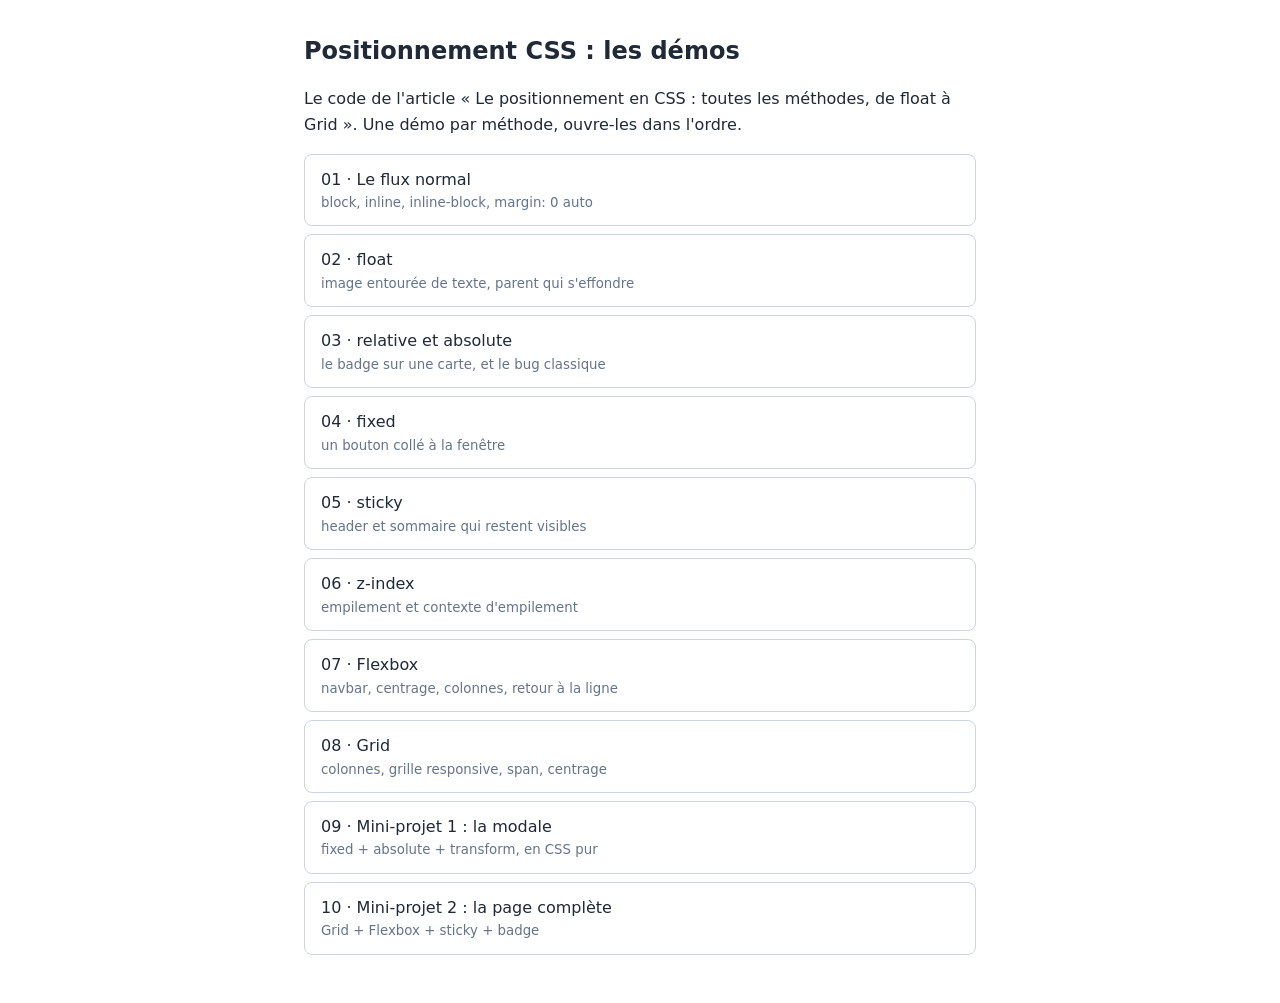
<file: index.html>
<!DOCTYPE html>
<html lang="fr">
<head>
<meta charset="UTF-8">
<meta name="viewport" content="width=device-width, initial-scale=1">
<title>Positionnement CSS : les démos</title>
<link rel="stylesheet" href="assets/base.css">
<style>
  main { max-width: 720px; margin: 0 auto; padding: 32px 24px; }
  ol { padding: 0; list-style: none; }
  li { margin-bottom: 8px; }
  li a {
    display: block;
    padding: 12px 16px;
    border: 1px solid var(--line);
    border-radius: 8px;
    color: var(--ink);
    text-decoration: none;
  }
  li a:hover, li a:focus-visible { border-color: var(--accent); background: var(--accent-soft); }
  li small { display: block; color: var(--muted); }
</style>
</head>
<body>
<main>
  <h1>Positionnement CSS : les démos</h1>
  <p>Le code de l'article « Le positionnement en CSS : toutes les méthodes, de float à Grid ». Une démo par méthode, ouvre-les dans l'ordre.</p>
  <ol>
    <li><a href="01-flux-normal/index.html">01 · Le flux normal<small>block, inline, inline-block, margin: 0 auto</small></a></li>
    <li><a href="02-float/index.html">02 · float<small>image entourée de texte, parent qui s'effondre</small></a></li>
    <li><a href="03-relative-absolute/index.html">03 · relative et absolute<small>le badge sur une carte, et le bug classique</small></a></li>
    <li><a href="04-fixed/index.html">04 · fixed<small>un bouton collé à la fenêtre</small></a></li>
    <li><a href="05-sticky/index.html">05 · sticky<small>header et sommaire qui restent visibles</small></a></li>
    <li><a href="06-z-index/index.html">06 · z-index<small>empilement et contexte d'empilement</small></a></li>
    <li><a href="07-flexbox/index.html">07 · Flexbox<small>navbar, centrage, colonnes, retour à la ligne</small></a></li>
    <li><a href="08-grid/index.html">08 · Grid<small>colonnes, grille responsive, span, centrage</small></a></li>
    <li><a href="09-modale/index.html">09 · Mini-projet 1 : la modale<small>fixed + absolute + transform, en CSS pur</small></a></li>
    <li><a href="10-page-complete/index.html">10 · Mini-projet 2 : la page complète<small>Grid + Flexbox + sticky + badge</small></a></li>
  </ol>
</main>
</body>
</html>
</file>
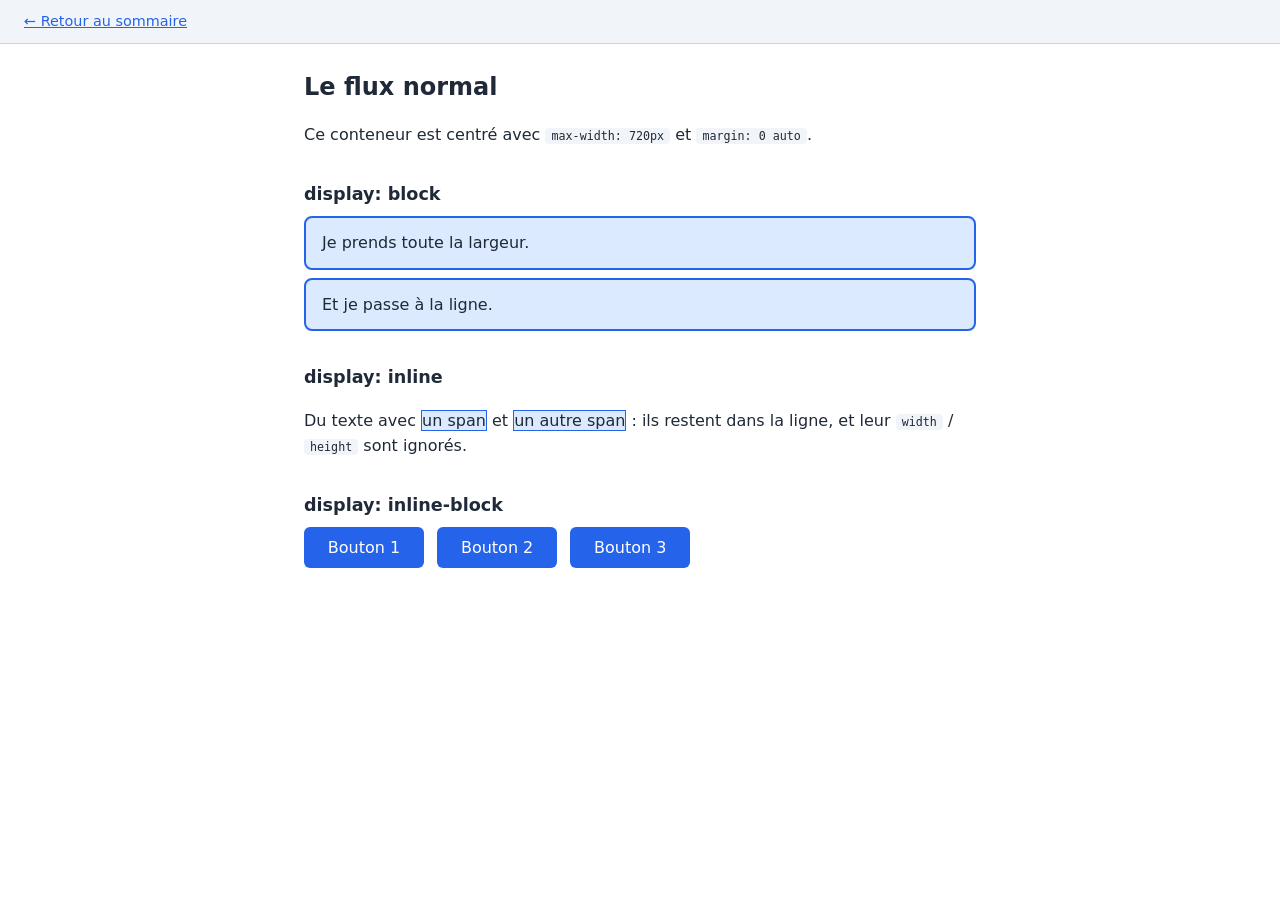
<file: 01-flux-normal/index.html>
<!DOCTYPE html>
<html lang="fr">
<head>
<meta charset="UTF-8">
<meta name="viewport" content="width=device-width, initial-scale=1">
<title>Le flux normal</title>
<link rel="stylesheet" href="../assets/base.css">
<link rel="stylesheet" href="style.css">
</head>
<body>
<p class="retour"><a href="../index.html">← Retour au sommaire</a></p>
<main class="conteneur">
  <h1>Le flux normal</h1>
  <p>Ce conteneur est centré avec <code>max-width: 720px</code> et <code>margin: 0 auto</code>.</p>

  <h2>display: block</h2>
  <div class="box">Je prends toute la largeur.</div>
  <div class="box">Et je passe à la ligne.</div>

  <h2>display: inline</h2>
  <p>
    Du texte avec <span class="inline">un span</span> et
    <span class="inline">un autre span</span> : ils restent dans la ligne,
    et leur <code>width</code> / <code>height</code> sont ignorés.
  </p>

  <h2>display: inline-block</h2>
  <a class="bouton" href="#">Bouton 1</a>
  <a class="bouton" href="#">Bouton 2</a>
  <a class="bouton" href="#">Bouton 3</a>
</main>
</body>
</html>
</file>
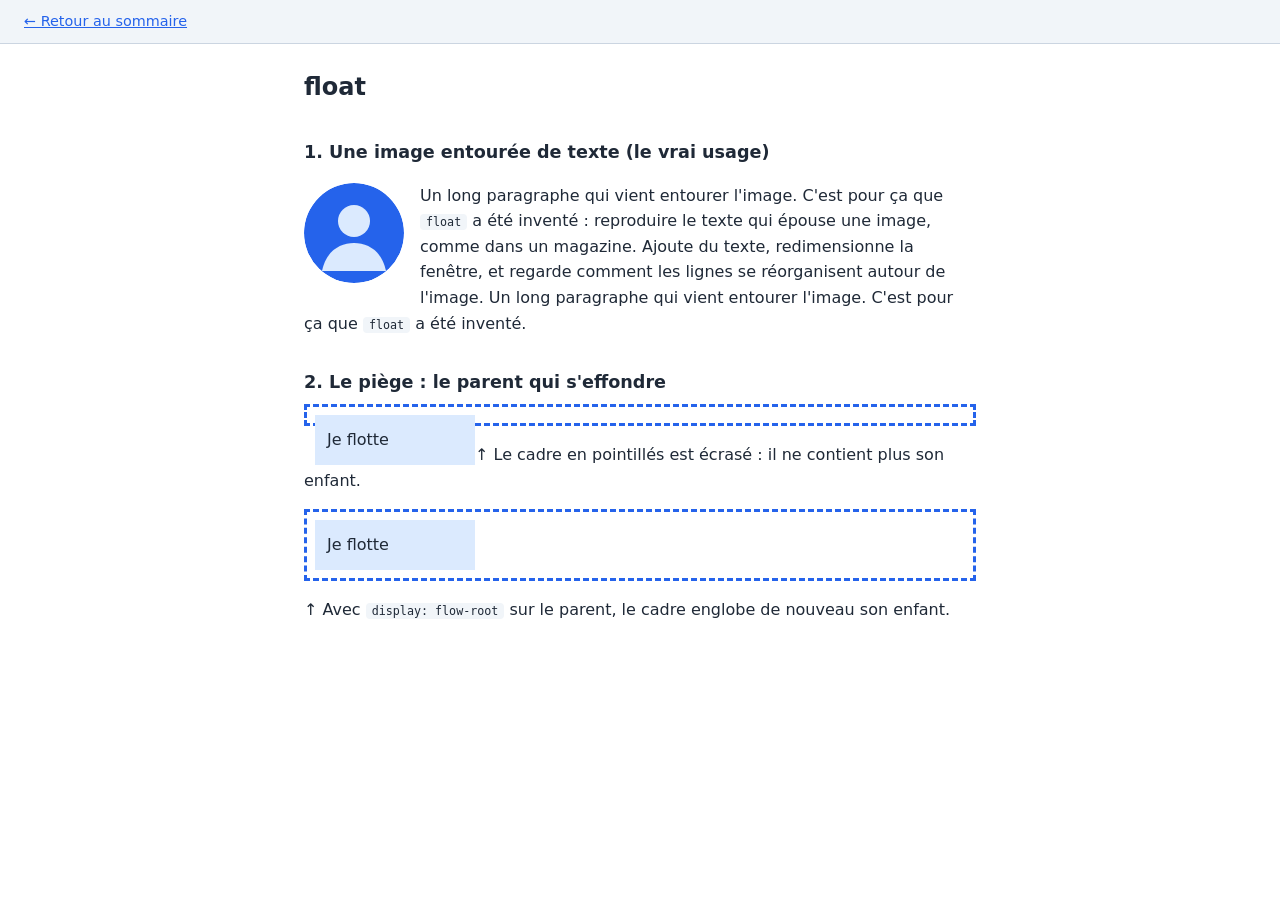
<file: 02-float/index.html>
<!DOCTYPE html>
<html lang="fr">
<head>
<meta charset="UTF-8">
<meta name="viewport" content="width=device-width, initial-scale=1">
<title>float</title>
<link rel="stylesheet" href="../assets/base.css">
<link rel="stylesheet" href="style.css">
</head>
<body>
<p class="retour"><a href="../index.html">← Retour au sommaire</a></p>
<main class="page">
  <h1>float</h1>

  <h2>1. Une image entourée de texte (le vrai usage)</h2>
  <article class="article">
    <img class="avatar" src="avatar.svg" alt="Avatar">
    <p>
      Un long paragraphe qui vient entourer l'image. C'est pour ça que
      <code>float</code> a été inventé : reproduire le texte qui épouse une
      image, comme dans un magazine. Ajoute du texte, redimensionne la
      fenêtre, et regarde comment les lignes se réorganisent autour de l'image.
      Un long paragraphe qui vient entourer l'image. C'est pour ça que
      <code>float</code> a été inventé.
    </p>
  </article>

  <h2>2. Le piège : le parent qui s'effondre</h2>
  <div class="parent sans-fix">
    <div class="enfant-flottant">Je flotte</div>
  </div>
  <p>↑ Le cadre en pointillés est écrasé : il ne contient plus son enfant.</p>

  <div class="parent avec-fix">
    <div class="enfant-flottant">Je flotte</div>
  </div>
  <p>↑ Avec <code>display: flow-root</code> sur le parent, le cadre englobe de nouveau son enfant.</p>
</main>
</body>
</html>
</file>
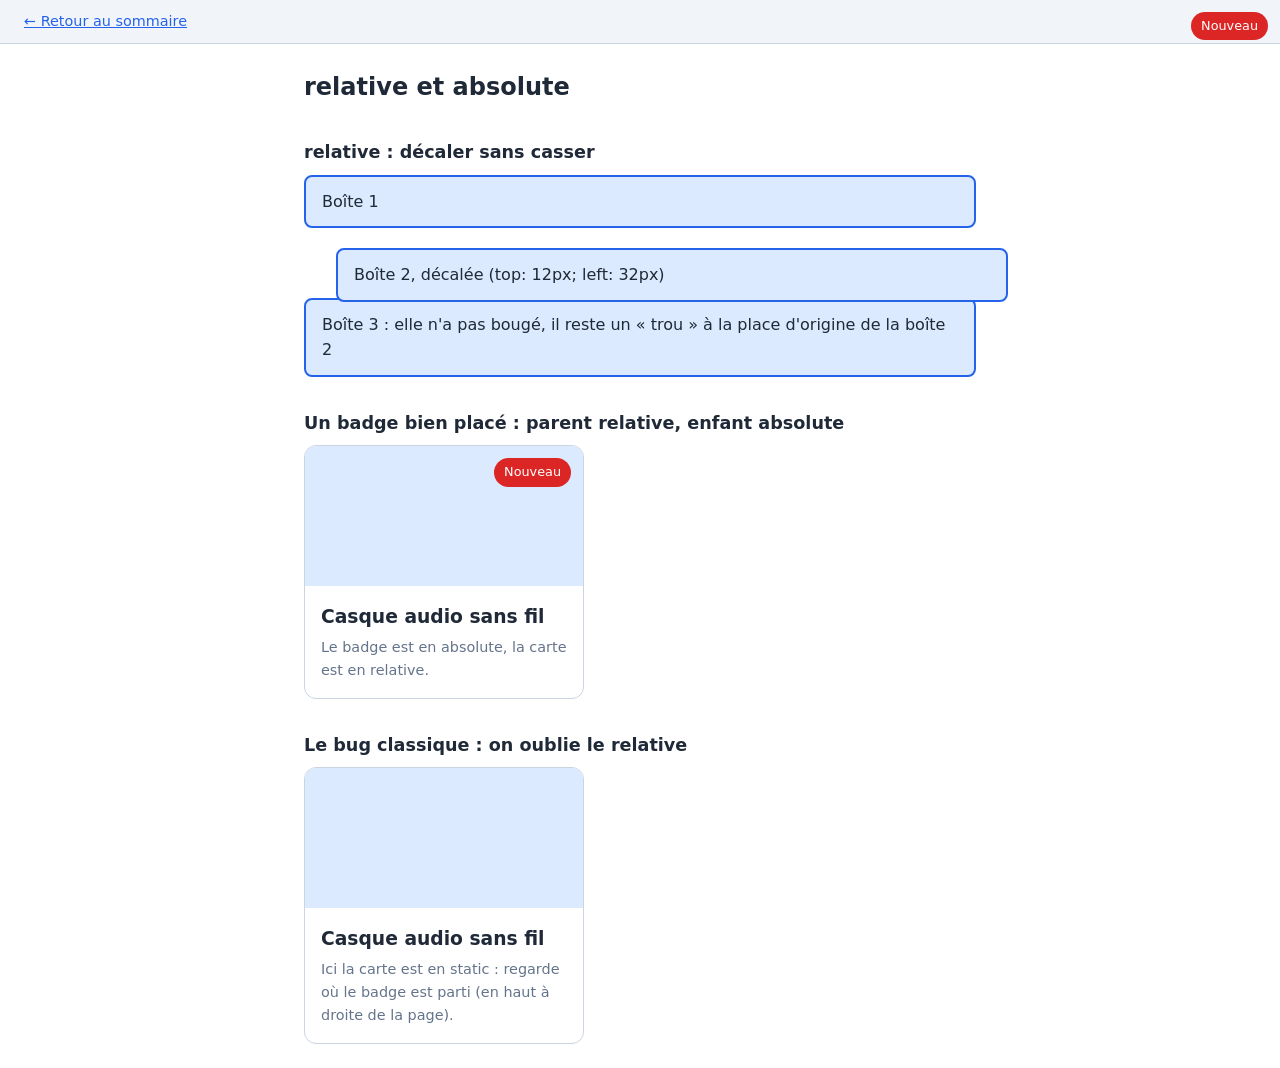
<file: 03-relative-absolute/index.html>
<!DOCTYPE html>
<html lang="fr">
<head>
<meta charset="UTF-8">
<meta name="viewport" content="width=device-width, initial-scale=1">
<title>relative et absolute</title>
<link rel="stylesheet" href="../assets/base.css">
<link rel="stylesheet" href="style.css">
</head>
<body>
<p class="retour"><a href="../index.html">← Retour au sommaire</a></p>
<main class="page">
  <h1>relative et absolute</h1>

  <h2>relative : décaler sans casser</h2>
  <div class="box">Boîte 1</div>
  <div class="box decale">Boîte 2, décalée (top: 12px; left: 32px)</div>
  <div class="box">Boîte 3 : elle n'a pas bougé, il reste un « trou » à la place d'origine de la boîte 2</div>

  <h2>Un badge bien placé : parent relative, enfant absolute</h2>
  <article class="card">
    <span class="badge">Nouveau</span>
    <div class="visuel"></div>
    <div class="contenu">
      <h3>Casque audio sans fil</h3>
      <p>Le badge est en absolute, la carte est en relative.</p>
    </div>
  </article>

  <h2>Le bug classique : on oublie le relative</h2>
  <article class="card card--bug">
    <span class="badge">Nouveau</span>
    <div class="visuel"></div>
    <div class="contenu">
      <h3>Casque audio sans fil</h3>
      <p>Ici la carte est en static : regarde où le badge est parti (en haut à droite de la page).</p>
    </div>
  </article>
</main>
</body>
</html>
</file>
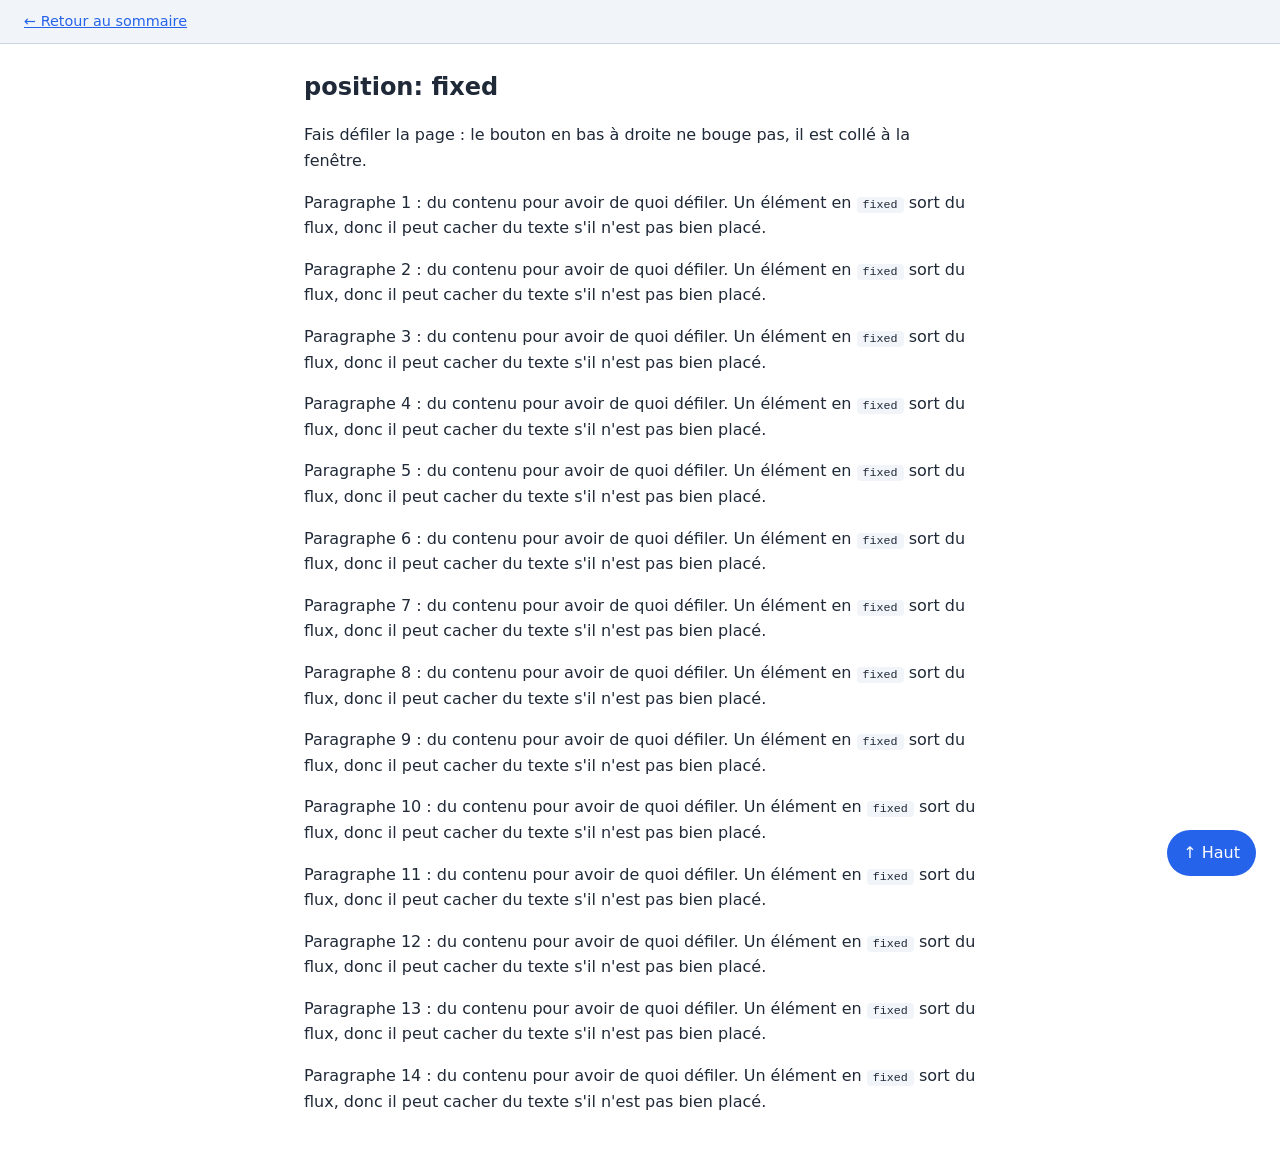
<file: 04-fixed/index.html>
<!DOCTYPE html>
<html lang="fr">
<head>
<meta charset="UTF-8">
<meta name="viewport" content="width=device-width, initial-scale=1">
<title>position: fixed</title>
<link rel="stylesheet" href="../assets/base.css">
<link rel="stylesheet" href="style.css">
</head>
<body>
<p class="retour"><a href="../index.html">← Retour au sommaire</a></p>
<main class="page" id="haut">
  <h1>position: fixed</h1>
  <p>Fais défiler la page : le bouton en bas à droite ne bouge pas, il est collé à la fenêtre.</p>
  <p>Paragraphe 1 : du contenu pour avoir de quoi défiler. Un élément en <code>fixed</code> sort du flux, donc il peut cacher du texte s'il n'est pas bien placé.</p>
  <p>Paragraphe 2 : du contenu pour avoir de quoi défiler. Un élément en <code>fixed</code> sort du flux, donc il peut cacher du texte s'il n'est pas bien placé.</p>
  <p>Paragraphe 3 : du contenu pour avoir de quoi défiler. Un élément en <code>fixed</code> sort du flux, donc il peut cacher du texte s'il n'est pas bien placé.</p>
  <p>Paragraphe 4 : du contenu pour avoir de quoi défiler. Un élément en <code>fixed</code> sort du flux, donc il peut cacher du texte s'il n'est pas bien placé.</p>
  <p>Paragraphe 5 : du contenu pour avoir de quoi défiler. Un élément en <code>fixed</code> sort du flux, donc il peut cacher du texte s'il n'est pas bien placé.</p>
  <p>Paragraphe 6 : du contenu pour avoir de quoi défiler. Un élément en <code>fixed</code> sort du flux, donc il peut cacher du texte s'il n'est pas bien placé.</p>
  <p>Paragraphe 7 : du contenu pour avoir de quoi défiler. Un élément en <code>fixed</code> sort du flux, donc il peut cacher du texte s'il n'est pas bien placé.</p>
  <p>Paragraphe 8 : du contenu pour avoir de quoi défiler. Un élément en <code>fixed</code> sort du flux, donc il peut cacher du texte s'il n'est pas bien placé.</p>
  <p>Paragraphe 9 : du contenu pour avoir de quoi défiler. Un élément en <code>fixed</code> sort du flux, donc il peut cacher du texte s'il n'est pas bien placé.</p>
  <p>Paragraphe 10 : du contenu pour avoir de quoi défiler. Un élément en <code>fixed</code> sort du flux, donc il peut cacher du texte s'il n'est pas bien placé.</p>
  <p>Paragraphe 11 : du contenu pour avoir de quoi défiler. Un élément en <code>fixed</code> sort du flux, donc il peut cacher du texte s'il n'est pas bien placé.</p>
  <p>Paragraphe 12 : du contenu pour avoir de quoi défiler. Un élément en <code>fixed</code> sort du flux, donc il peut cacher du texte s'il n'est pas bien placé.</p>
  <p>Paragraphe 13 : du contenu pour avoir de quoi défiler. Un élément en <code>fixed</code> sort du flux, donc il peut cacher du texte s'il n'est pas bien placé.</p>
  <p>Paragraphe 14 : du contenu pour avoir de quoi défiler. Un élément en <code>fixed</code> sort du flux, donc il peut cacher du texte s'il n'est pas bien placé.</p>
</main>

<a class="retour-haut" href="#haut">↑ Haut</a>
</body>
</html>
</file>
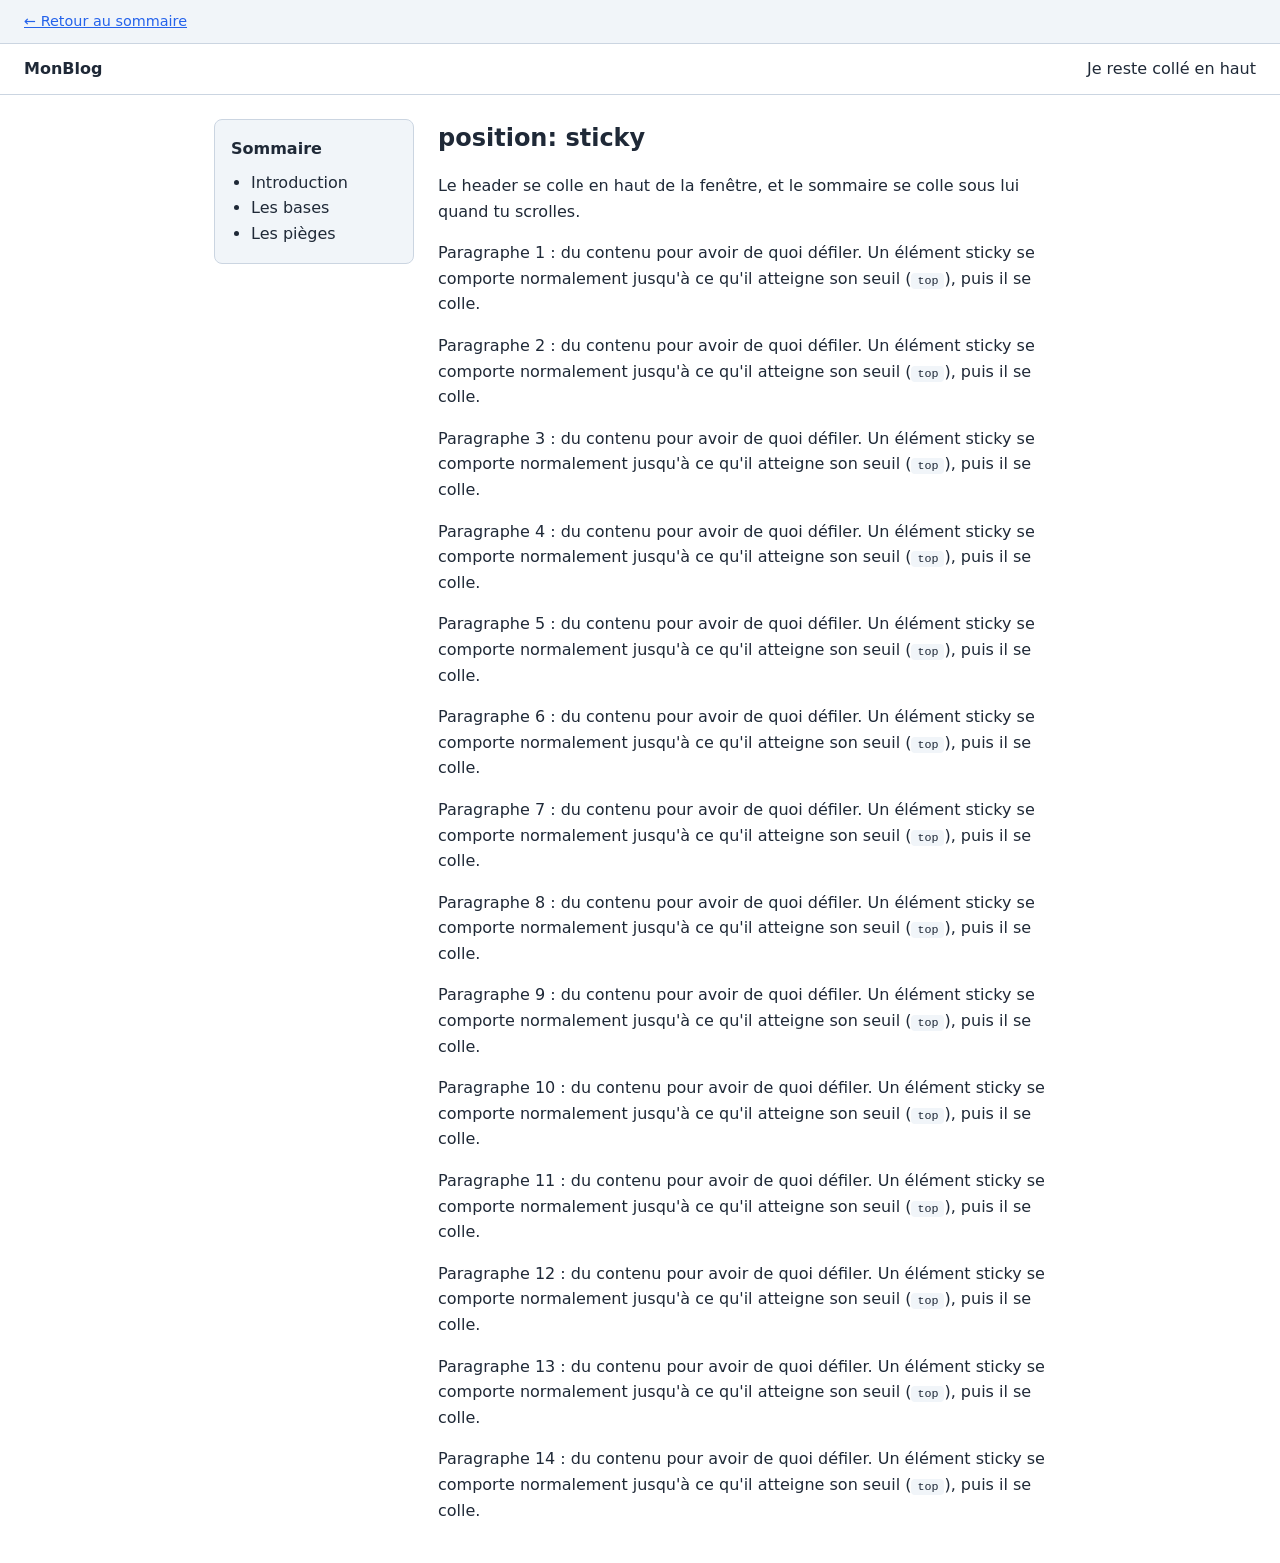
<file: 05-sticky/index.html>
<!DOCTYPE html>
<html lang="fr">
<head>
<meta charset="UTF-8">
<meta name="viewport" content="width=device-width, initial-scale=1">
<title>position: sticky</title>
<link rel="stylesheet" href="../assets/base.css">
<link rel="stylesheet" href="style.css">
</head>
<body>
<p class="retour"><a href="../index.html">← Retour au sommaire</a></p>
<header class="entete">
  <strong>MonBlog</strong>
  <span>Je reste collé en haut</span>
</header>

<div class="layout">
  <aside class="sommaire">
    <strong>Sommaire</strong>
    <ul>
      <li>Introduction</li>
      <li>Les bases</li>
      <li>Les pièges</li>
    </ul>
  </aside>

  <article class="texte">
    <h1>position: sticky</h1>
    <p>Le header se colle en haut de la fenêtre, et le sommaire se colle sous lui quand tu scrolles.</p>
    <p>Paragraphe 1 : du contenu pour avoir de quoi défiler. Un élément sticky se comporte normalement jusqu'à ce qu'il atteigne son seuil (<code>top</code>), puis il se colle.</p>
    <p>Paragraphe 2 : du contenu pour avoir de quoi défiler. Un élément sticky se comporte normalement jusqu'à ce qu'il atteigne son seuil (<code>top</code>), puis il se colle.</p>
    <p>Paragraphe 3 : du contenu pour avoir de quoi défiler. Un élément sticky se comporte normalement jusqu'à ce qu'il atteigne son seuil (<code>top</code>), puis il se colle.</p>
    <p>Paragraphe 4 : du contenu pour avoir de quoi défiler. Un élément sticky se comporte normalement jusqu'à ce qu'il atteigne son seuil (<code>top</code>), puis il se colle.</p>
    <p>Paragraphe 5 : du contenu pour avoir de quoi défiler. Un élément sticky se comporte normalement jusqu'à ce qu'il atteigne son seuil (<code>top</code>), puis il se colle.</p>
    <p>Paragraphe 6 : du contenu pour avoir de quoi défiler. Un élément sticky se comporte normalement jusqu'à ce qu'il atteigne son seuil (<code>top</code>), puis il se colle.</p>
    <p>Paragraphe 7 : du contenu pour avoir de quoi défiler. Un élément sticky se comporte normalement jusqu'à ce qu'il atteigne son seuil (<code>top</code>), puis il se colle.</p>
    <p>Paragraphe 8 : du contenu pour avoir de quoi défiler. Un élément sticky se comporte normalement jusqu'à ce qu'il atteigne son seuil (<code>top</code>), puis il se colle.</p>
    <p>Paragraphe 9 : du contenu pour avoir de quoi défiler. Un élément sticky se comporte normalement jusqu'à ce qu'il atteigne son seuil (<code>top</code>), puis il se colle.</p>
    <p>Paragraphe 10 : du contenu pour avoir de quoi défiler. Un élément sticky se comporte normalement jusqu'à ce qu'il atteigne son seuil (<code>top</code>), puis il se colle.</p>
    <p>Paragraphe 11 : du contenu pour avoir de quoi défiler. Un élément sticky se comporte normalement jusqu'à ce qu'il atteigne son seuil (<code>top</code>), puis il se colle.</p>
    <p>Paragraphe 12 : du contenu pour avoir de quoi défiler. Un élément sticky se comporte normalement jusqu'à ce qu'il atteigne son seuil (<code>top</code>), puis il se colle.</p>
    <p>Paragraphe 13 : du contenu pour avoir de quoi défiler. Un élément sticky se comporte normalement jusqu'à ce qu'il atteigne son seuil (<code>top</code>), puis il se colle.</p>
    <p>Paragraphe 14 : du contenu pour avoir de quoi défiler. Un élément sticky se comporte normalement jusqu'à ce qu'il atteigne son seuil (<code>top</code>), puis il se colle.</p>
  </article>
</div>
</body>
</html>
</file>
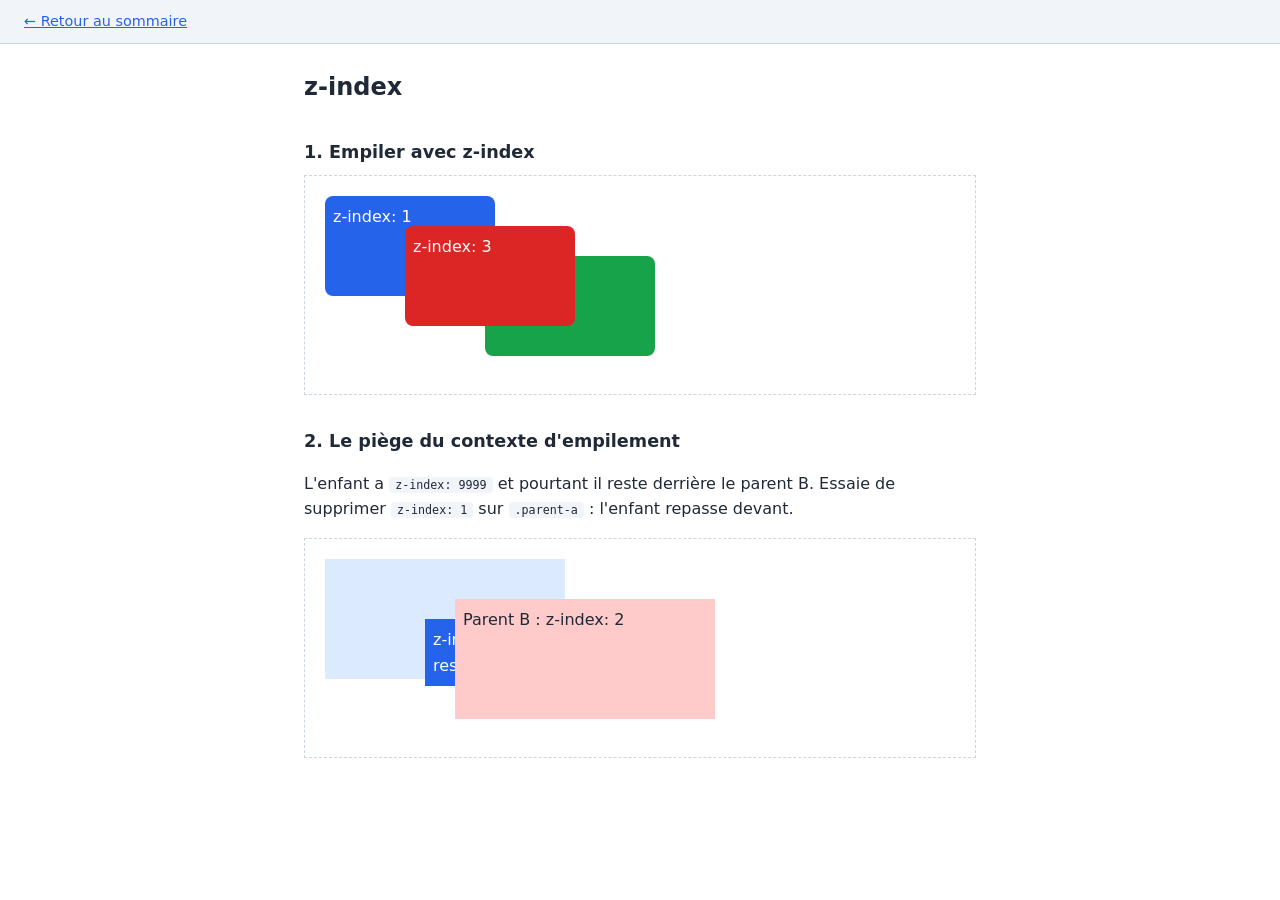
<file: 06-z-index/index.html>
<!DOCTYPE html>
<html lang="fr">
<head>
<meta charset="UTF-8">
<meta name="viewport" content="width=device-width, initial-scale=1">
<title>z-index</title>
<link rel="stylesheet" href="../assets/base.css">
<link rel="stylesheet" href="style.css">
</head>
<body>
<p class="retour"><a href="../index.html">← Retour au sommaire</a></p>
<main class="page">
  <h1>z-index</h1>

  <h2>1. Empiler avec z-index</h2>
  <div class="scene">
    <div class="b b1">z-index: 1</div>
    <div class="b b2">z-index: 3</div>
    <div class="b b3">z-index: 2</div>
  </div>

  <h2>2. Le piège du contexte d'empilement</h2>
  <p>
    L'enfant a <code>z-index: 9999</code> et pourtant il reste derrière le parent B.
    Essaie de supprimer <code>z-index: 1</code> sur <code>.parent-a</code> : l'enfant repasse devant.
  </p>
  <div class="scene">
    <div class="parent-a">
      <div class="enfant">z-index: 9999 (mais reste derrière)</div>
    </div>
    <div class="parent-b">Parent B : z-index: 2</div>
  </div>
</main>
</body>
</html>
</file>
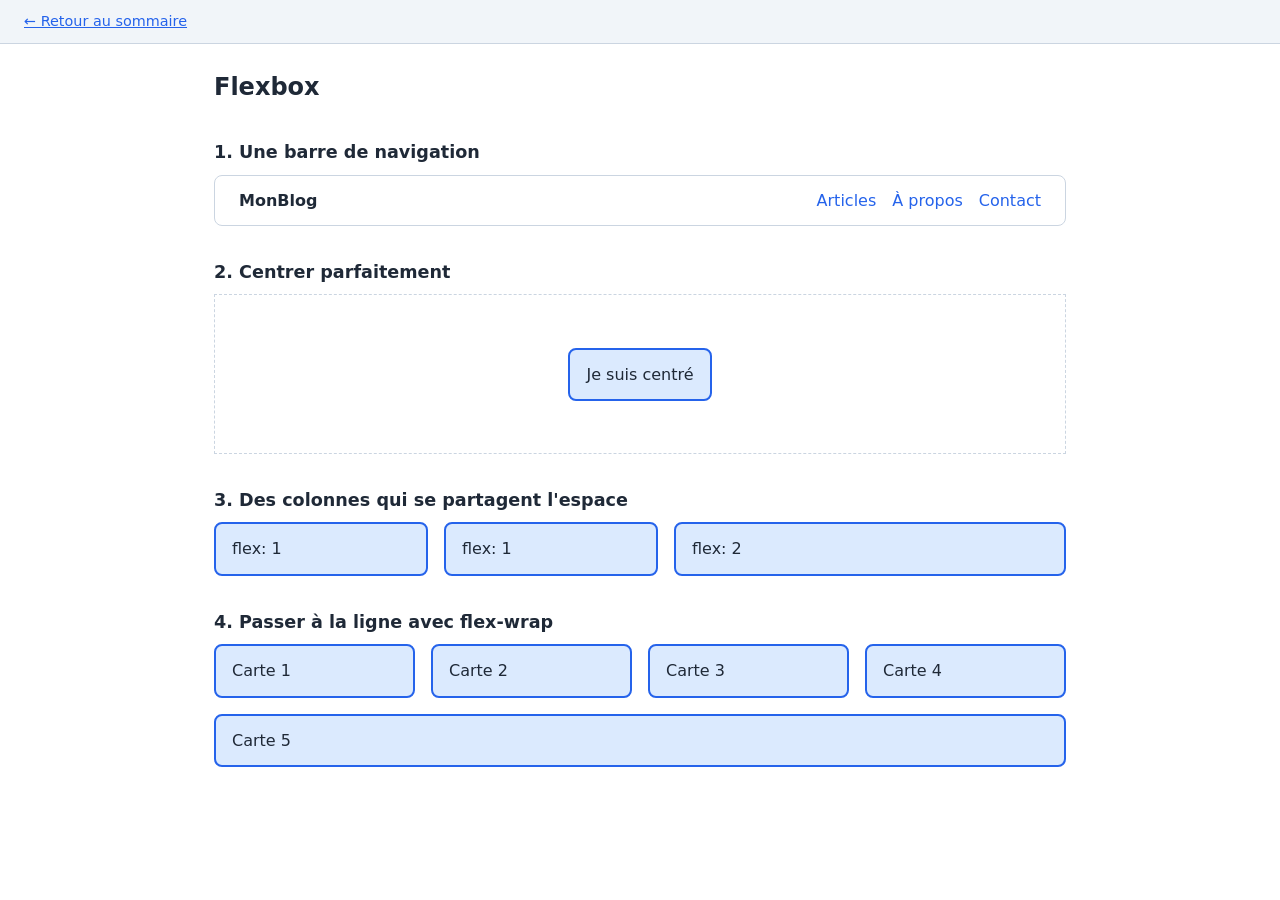
<file: 07-flexbox/index.html>
<!DOCTYPE html>
<html lang="fr">
<head>
<meta charset="UTF-8">
<meta name="viewport" content="width=device-width, initial-scale=1">
<title>Flexbox</title>
<link rel="stylesheet" href="../assets/base.css">
<link rel="stylesheet" href="style.css">
</head>
<body>
<p class="retour"><a href="../index.html">← Retour au sommaire</a></p>
<main class="page">
  <h1>Flexbox</h1>

  <section>
    <h2>1. Une barre de navigation</h2>
    <header class="nav">
      <a class="logo" href="#">MonBlog</a>
      <nav class="liens">
        <a href="#">Articles</a>
        <a href="#">À propos</a>
        <a href="#">Contact</a>
      </nav>
    </header>
  </section>

  <section>
    <h2>2. Centrer parfaitement</h2>
    <div class="centre"><div class="box">Je suis centré</div></div>
  </section>

  <section>
    <h2>3. Des colonnes qui se partagent l'espace</h2>
    <div class="rangee">
      <div class="box colonne">flex: 1</div>
      <div class="box colonne">flex: 1</div>
      <div class="box colonne colonne--large">flex: 2</div>
    </div>
  </section>

  <section>
    <h2>4. Passer à la ligne avec flex-wrap</h2>
    <div class="cartes-wrap">
      <div class="box">Carte 1</div>
      <div class="box">Carte 2</div>
      <div class="box">Carte 3</div>
      <div class="box">Carte 4</div>
      <div class="box">Carte 5</div>
    </div>
  </section>
</main>
</body>
</html>
</file>
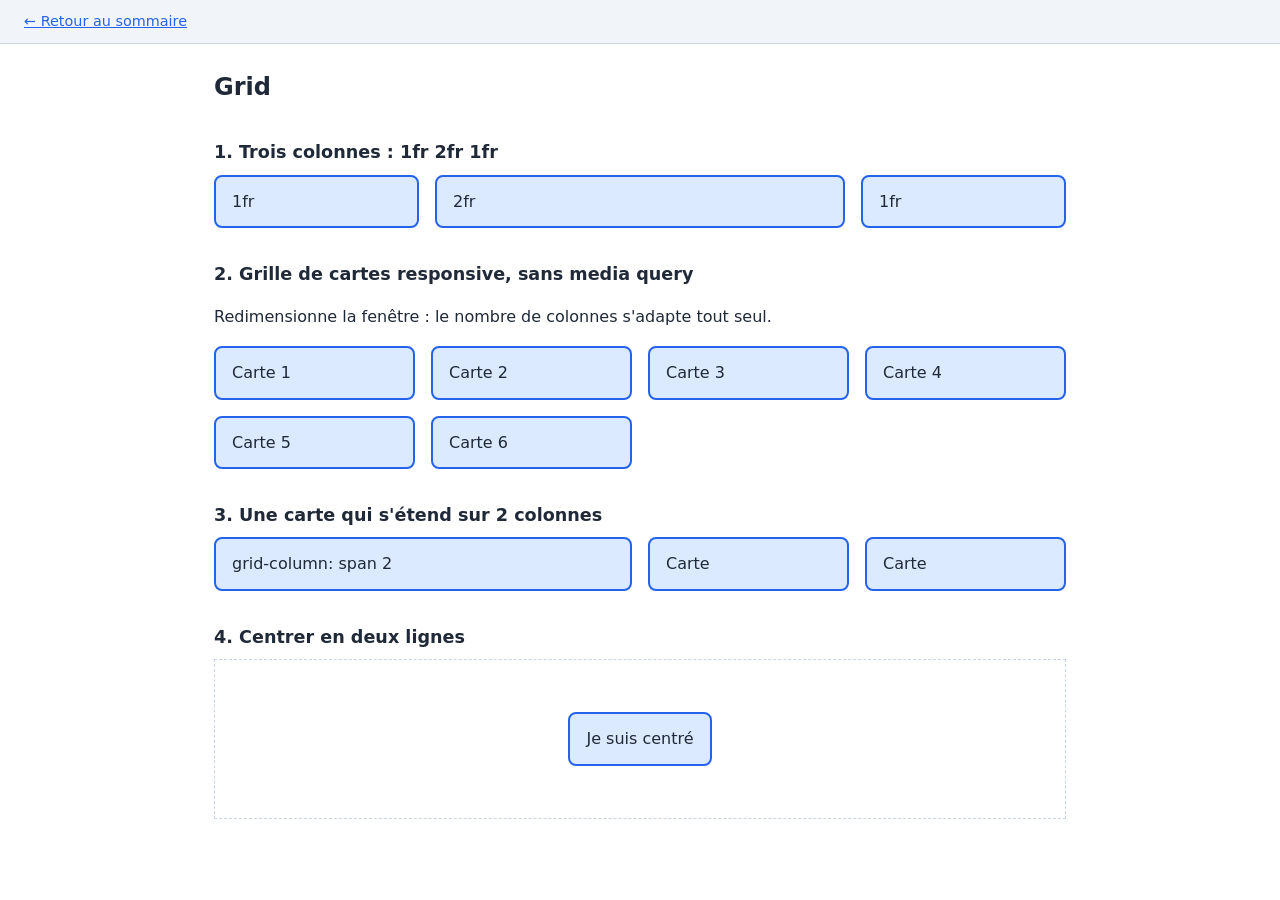
<file: 08-grid/index.html>
<!DOCTYPE html>
<html lang="fr">
<head>
<meta charset="UTF-8">
<meta name="viewport" content="width=device-width, initial-scale=1">
<title>Grid</title>
<link rel="stylesheet" href="../assets/base.css">
<link rel="stylesheet" href="style.css">
</head>
<body>
<p class="retour"><a href="../index.html">← Retour au sommaire</a></p>
<main class="page">
  <h1>Grid</h1>

  <section>
    <h2>1. Trois colonnes : 1fr 2fr 1fr</h2>
    <div class="trois-colonnes">
      <div class="box">1fr</div>
      <div class="box">2fr</div>
      <div class="box">1fr</div>
    </div>
  </section>

  <section>
    <h2>2. Grille de cartes responsive, sans media query</h2>
    <p>Redimensionne la fenêtre : le nombre de colonnes s'adapte tout seul.</p>
    <div class="cartes">
      <div class="box">Carte 1</div>
      <div class="box">Carte 2</div>
      <div class="box">Carte 3</div>
      <div class="box">Carte 4</div>
      <div class="box">Carte 5</div>
      <div class="box">Carte 6</div>
    </div>
  </section>

  <section>
    <h2>3. Une carte qui s'étend sur 2 colonnes</h2>
    <div class="cartes">
      <div class="box large">grid-column: span 2</div>
      <div class="box">Carte</div>
      <div class="box">Carte</div>
    </div>
  </section>

  <section>
    <h2>4. Centrer en deux lignes</h2>
    <div class="centre"><div class="box">Je suis centré</div></div>
  </section>
</main>
</body>
</html>
</file>
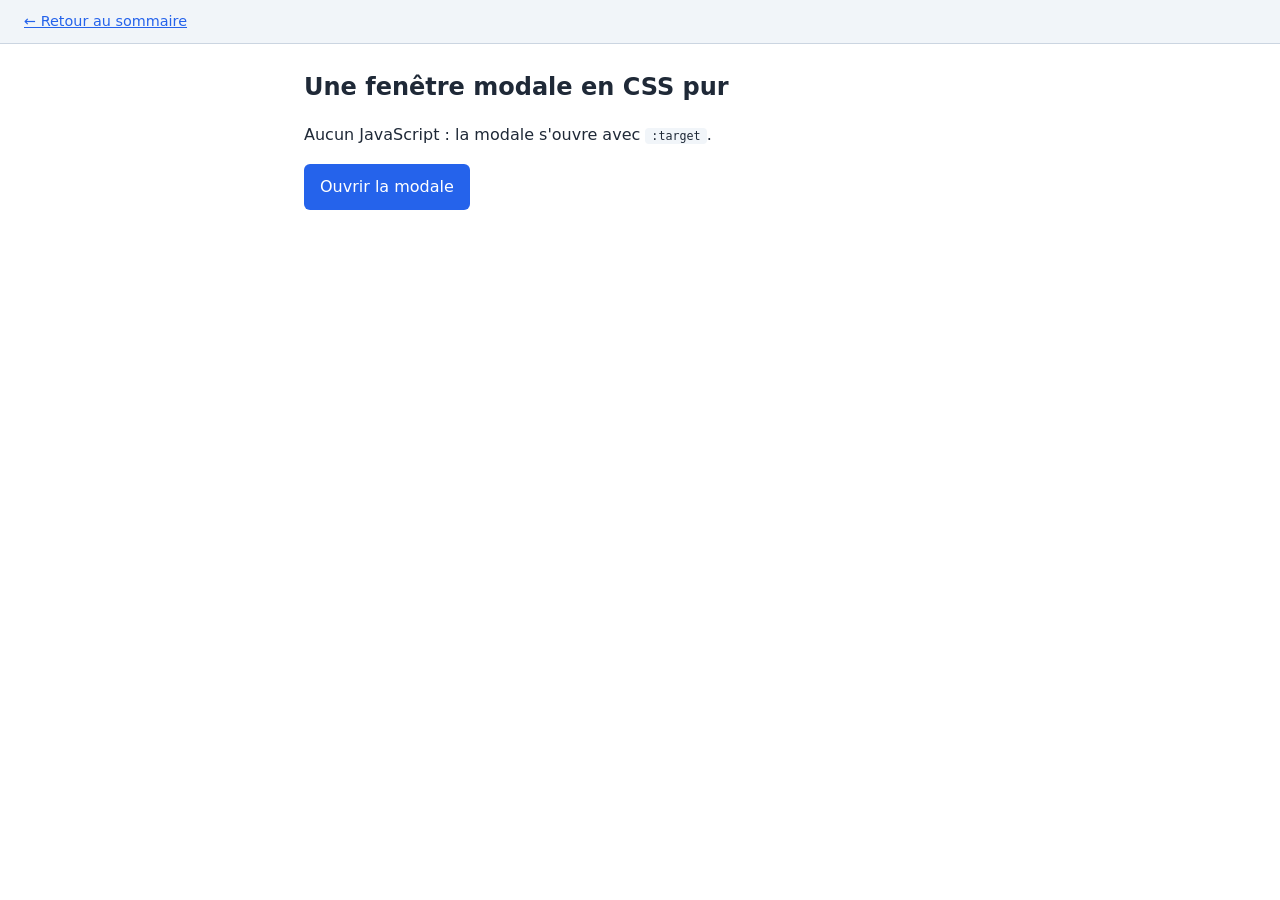
<file: 09-modale/index.html>
<!DOCTYPE html>
<html lang="fr">
<head>
<meta charset="UTF-8">
<meta name="viewport" content="width=device-width, initial-scale=1">
<title>Une fenêtre modale</title>
<link rel="stylesheet" href="../assets/base.css">
<link rel="stylesheet" href="style.css">
</head>
<body>
<p class="retour"><a href="../index.html">← Retour au sommaire</a></p>
<main class="page">
  <h1>Une fenêtre modale en CSS pur</h1>
  <p>Aucun JavaScript : la modale s'ouvre avec <code>:target</code>.</p>
  <a class="ouvrir" href="#modale">Ouvrir la modale</a>
</main>

<div class="overlay" id="modale">
  <div class="modal">
    <h2>Bienvenue !</h2>
    <p>Voilà ta première modale en CSS pur.</p>
    <a class="fermer" href="#">Fermer</a>
  </div>
</div>
</body>
</html>
</file>
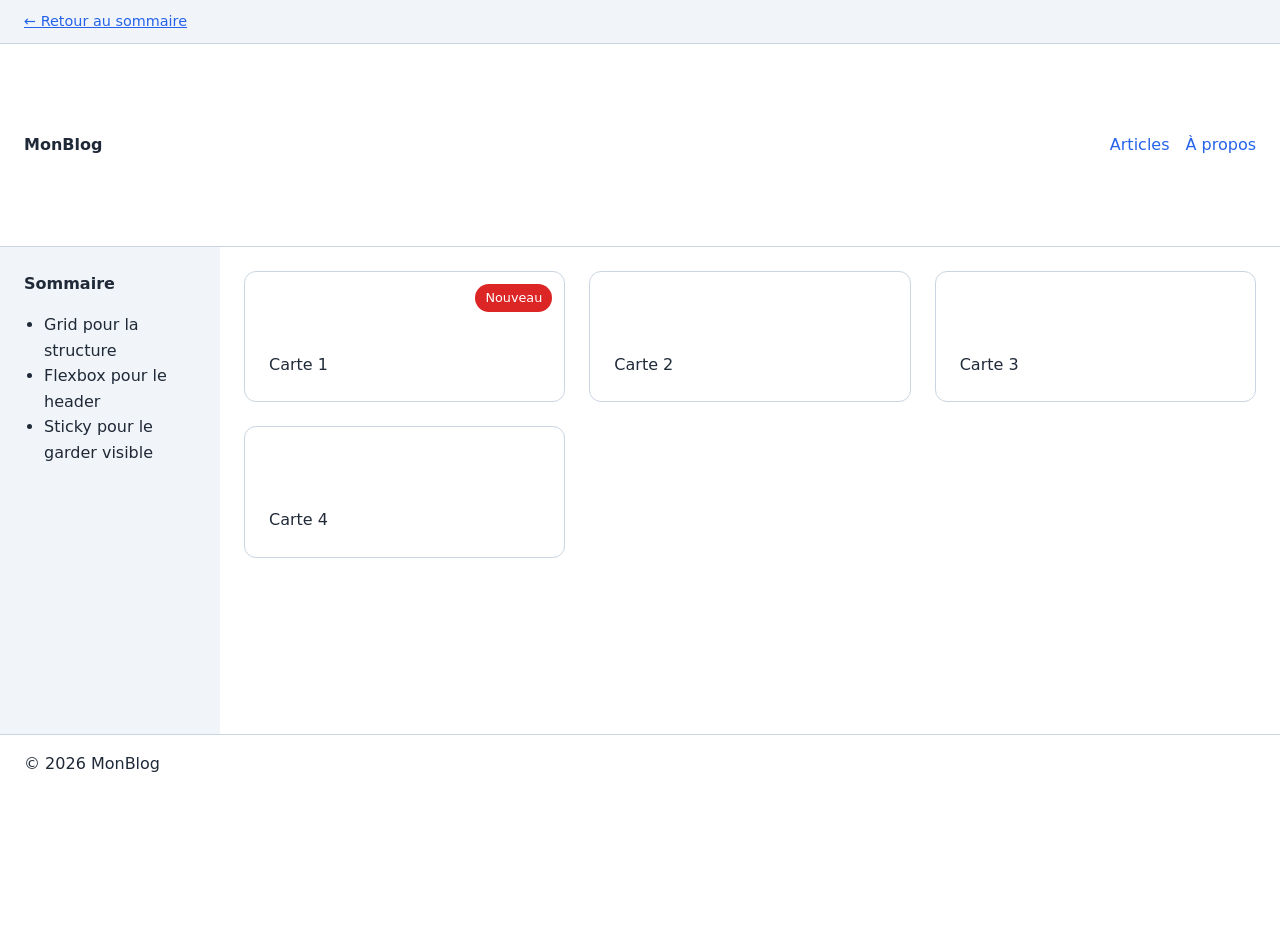
<file: 10-page-complete/index.html>
<!DOCTYPE html>
<html lang="fr">
<head>
<meta charset="UTF-8">
<meta name="viewport" content="width=device-width, initial-scale=1">
<title>Une page complète</title>
<link rel="stylesheet" href="../assets/base.css">
<link rel="stylesheet" href="style.css">
</head>
<body>
<p class="retour"><a href="../index.html">← Retour au sommaire</a></p>
<div class="page">
  <header class="entete">
    <a class="logo" href="#">MonBlog</a>
    <nav class="liens">
      <a href="#">Articles</a>
      <a href="#">À propos</a>
    </nav>
  </header>

  <aside class="lateral">
    <strong>Sommaire</strong>
    <ul>
      <li>Grid pour la structure</li>
      <li>Flexbox pour le header</li>
      <li>Sticky pour le garder visible</li>
    </ul>
  </aside>

  <main class="contenu">
    <div class="cartes">
      <article class="card"><span class="badge">Nouveau</span>Carte 1</article>
      <article class="card">Carte 2</article>
      <article class="card">Carte 3</article>
      <article class="card">Carte 4</article>
    </div>
  </main>

  <footer class="pied">© 2026 MonBlog</footer>
</div>
</body>
</html>
</file>
<file: assets/base.css>
/* Styles communs aux démos : volontairement sobres,
   pour que ce soit le positionnement qu'on regarde. */
:root {
  --ink: #1f2937;
  --muted: #64748b;
  --line: #cbd5e1;
  --soft: #f1f5f9;
  --accent: #2563eb;
  --accent-soft: #dbeafe;
  --alert: #dc2626;
}

*, *::before, *::after { box-sizing: border-box; }

body {
  margin: 0;
  font-family: system-ui, -apple-system, "Segoe UI", sans-serif;
  color: var(--ink);
  line-height: 1.6;
  background: #fff;
}

h1 { margin: 0 0 8px; font-size: 1.5rem; }
h2 { margin: 32px 0 8px; font-size: 1.1rem; }

code {
  background: var(--soft);
  padding: 1px 6px;
  border-radius: 4px;
  font-size: 0.9em;
}

/* Lien de retour en haut de chaque démo */
.retour {
  margin: 0;
  padding: 10px 24px;
  background: var(--soft);
  border-bottom: 1px solid var(--line);
  font-size: 0.9rem;
}
.retour a { color: var(--accent); }

/* Une boîte bien visible pour repérer les éléments */
.box {
  padding: 12px 16px;
  border: 2px solid var(--accent);
  background: var(--accent-soft);
  border-radius: 8px;
}
</file>
<file: 01-flux-normal/style.css>
.conteneur {
  max-width: 720px;   /* sans largeur, margin auto ne fait rien */
  margin: 0 auto;     /* marges gauche et droite égales = centré */
  padding: 24px;
}

.box { margin-bottom: 8px; }

/* width et height sont ignorés sur un élément inline */
.inline {
  width: 300px;
  height: 80px;
  background: var(--accent-soft);
  border: 1px solid var(--accent);
}

/* inline-block : à la suite, mais accepte width et height */
.bouton {
  display: inline-block;
  width: 120px;
  padding: 8px 0;
  margin-right: 8px;
  text-align: center;
  text-decoration: none;
  color: #fff;
  background: var(--accent);
  border-radius: 6px;
}
</file>
<file: 02-float/style.css>
.page { max-width: 720px; margin: 0 auto; padding: 24px; }

/* 1. Image + texte */
.avatar {
  float: left;
  width: 100px;
  margin: 0 16px 8px 0; /* de l'air entre l'image et le texte */
  border-radius: 50%;
}

/* 2. Le piège du parent qui s'effondre */
.parent {
  padding: 8px;
  margin-bottom: 8px;
  border: 3px dashed var(--accent);
}

.enfant-flottant {
  float: left;
  width: 160px;
  padding: 12px;
  background: var(--accent-soft);
}

/* La solution moderne, une seule ligne */
.avec-fix { display: flow-root; }
</file>
<file: 03-relative-absolute/style.css>
.page { max-width: 720px; margin: 0 auto; padding: 24px; }

.box { margin-bottom: 8px; }

/* relative : décalage visuel, la place d'origine est conservée */
.decale {
  position: relative;
  top: 12px;
  left: 32px;
}

/* La carte sert de repère au badge */
.card {
  position: relative;
  width: 280px;
  border: 1px solid var(--line);
  border-radius: 12px;
  overflow: hidden;
}

.visuel { height: 140px; background: var(--accent-soft); }
.contenu { padding: 16px; }
.contenu h3 { margin: 0 0 4px; }
.contenu p { margin: 0; color: var(--muted); font-size: 0.9rem; }

.badge {
  position: absolute;
  top: 12px;
  right: 12px;
  padding: 4px 10px;
  border-radius: 999px;
  background: var(--alert);
  color: #fff;
  font-size: 0.8rem;
}

/* Le bug : sans repère, le badge se place par rapport à la page */
.card--bug { position: static; }
</file>
<file: 04-fixed/style.css>
.page { max-width: 720px; margin: 0 auto; padding: 24px; }

/* Collé à la fenêtre, il ne bouge pas au scroll */
.retour-haut {
  position: fixed;
  bottom: 24px;
  right: 24px;
  padding: 10px 16px;
  border-radius: 999px;
  background: var(--accent);
  color: #fff;
  text-decoration: none;
}
</file>
<file: 05-sticky/style.css>
/* Le header se colle en haut dès qu'il l'atteint */
.entete {
  position: sticky;
  top: 0;            /* sans seuil, sticky ne fait rien */
  z-index: 10;
  display: flex;
  justify-content: space-between;
  align-items: center;
  padding: 12px 24px;
  background: #fff;
  border-bottom: 1px solid var(--line);
}

.layout {
  display: flex;
  gap: 24px;
  max-width: 900px;
  margin: 0 auto;
  padding: 24px;
  align-items: flex-start; /* important : sinon l'aside prend toute la hauteur et ne peut pas "glisser" */
}

/* Le sommaire se colle sous le header */
.sommaire {
  position: sticky;
  top: 72px;
  width: 200px;
  flex-shrink: 0;
  padding: 16px;
  border: 1px solid var(--line);
  border-radius: 8px;
  background: var(--soft);
}
.sommaire ul { margin: 8px 0 0; padding-left: 20px; }

.texte { flex: 1; }
</file>
<file: 06-z-index/style.css>
.page { max-width: 720px; margin: 0 auto; padding: 24px; }

.scene {
  position: relative;
  height: 220px;
  margin-bottom: 24px;
  border: 1px dashed var(--line);
}

/* 1. Plus le nombre est grand, plus l'élément est devant */
.b {
  position: absolute;
  width: 170px;
  height: 100px;
  padding: 8px;
  color: #fff;
  border-radius: 8px;
}
.b1 { top: 20px; left: 20px;  background: #2563eb; z-index: 1; }
.b2 { top: 50px; left: 100px; background: #dc2626; z-index: 3; }
.b3 { top: 80px; left: 180px; background: #16a34a; z-index: 2; }

/* 2. Parent A crée un contexte d'empilement de niveau 1 */
.parent-a {
  position: absolute;
  top: 20px;
  left: 20px;
  width: 240px;
  height: 120px;
  background: var(--accent-soft);
  z-index: 1;
}

/* Son enfant ne peut pas dépasser le niveau de son parent */
.enfant {
  position: relative;
  z-index: 9999;
  width: 220px;
  margin: 60px 0 0 100px;
  padding: 8px;
  color: #fff;
  background: var(--accent);
}

/* Parent B, niveau 2 : passe devant tout le contexte du parent A */
.parent-b {
  position: absolute;
  top: 60px;
  left: 150px;
  width: 260px;
  height: 120px;
  padding: 8px;
  background: #fecaca;
  z-index: 2;
}
</file>
<file: 07-flexbox/style.css>
.page { max-width: 900px; margin: 0 auto; padding: 24px; }
section { margin-bottom: 32px; }

/* 1. Navbar */
.nav {
  display: flex;
  justify-content: space-between; /* logo et liens aux extrémités */
  align-items: center;            /* centrage vertical */
  padding: 12px 24px;
  border: 1px solid var(--line);
  border-radius: 8px;
}
.liens { display: flex; gap: 16px; }
.liens a { color: var(--accent); text-decoration: none; }
.logo { font-weight: 700; color: var(--ink); text-decoration: none; }

/* 2. Centrage parfait */
.centre {
  display: flex;
  justify-content: center;
  align-items: center;
  height: 160px;
  border: 1px dashed var(--line);
}

/* 3. Colonnes */
.rangee { display: flex; gap: 16px; }
.colonne { flex: 1; }
.colonne--large { flex: 2; } /* prend deux fois plus de place */

/* 4. Retour à la ligne */
.cartes-wrap { display: flex; flex-wrap: wrap; gap: 16px; }
.cartes-wrap .box { flex: 1 1 200px; } /* grandit, rétrécit, base de 200px */
</file>
<file: 08-grid/style.css>
.page { max-width: 900px; margin: 0 auto; padding: 24px; }
section { margin-bottom: 32px; }

/* 1. Colonnes de largeurs différentes */
.trois-colonnes {
  display: grid;
  grid-template-columns: 1fr 2fr 1fr;
  gap: 16px;
}

/* 2. Autant de colonnes que possible, chacune d'au moins 200px */
.cartes {
  display: grid;
  grid-template-columns: repeat(auto-fit, minmax(200px, 1fr));
  gap: 16px;
}

/* 3. Une carte sur 2 colonnes */
.large { grid-column: span 2; }

/* 4. Centrage */
.centre {
  display: grid;
  place-items: center;
  height: 160px;
  border: 1px dashed var(--line);
}
</file>
<file: 09-modale/style.css>
.page { max-width: 720px; margin: 0 auto; padding: 24px; }

.ouvrir, .fermer {
  display: inline-block;
  padding: 10px 16px;
  border-radius: 6px;
  background: var(--accent);
  color: #fff;
  text-decoration: none;
}

/* Le fond sombre couvre tout l'écran */
.overlay {
  position: fixed;
  inset: 0; /* raccourci pour top, right, bottom, left = 0 */
  background: rgba(0, 0, 0, 0.6);
  z-index: 100;
  display: none;
}
.overlay:target { display: block; } /* visible quand l'URL contient #modale */

/* La boîte est centrée dans l'overlay */
.modal {
  position: absolute;
  top: 50%;
  left: 50%;
  transform: translate(-50%, -50%);
  width: min(400px, 90%);
  padding: 24px;
  background: #fff;
  border-radius: 12px;
}
.modal h2 { margin-top: 0; }
</file>
<file: 10-page-complete/style.css>
/* 1. La structure de la page : Grid */
.page {
  display: grid;
  grid-template-columns: 220px 1fr;
  grid-template-areas:
    "entete  entete"
    "lateral contenu"
    "pied    pied";
  min-height: 100vh;
}

/* 2. Le header : Flexbox + sticky */
.entete {
  grid-area: entete;
  display: flex;
  justify-content: space-between;
  align-items: center;
  padding: 12px 24px;
  position: sticky;
  top: 0;
  background: #fff;
  border-bottom: 1px solid var(--line);
  z-index: 10;
}
.logo { font-weight: 700; color: var(--ink); text-decoration: none; }
.liens { display: flex; gap: 16px; }
.liens a { color: var(--accent); text-decoration: none; }

.lateral { grid-area: lateral; padding: 24px; background: var(--soft); }
.lateral ul { padding-left: 20px; }
.contenu { grid-area: contenu; padding: 24px; }
.pied { grid-area: pied; padding: 16px 24px; border-top: 1px solid var(--line); }

/* 3. Les cartes : Grid responsive */
.cartes {
  display: grid;
  grid-template-columns: repeat(auto-fit, minmax(240px, 1fr));
  gap: 24px;
}

/* 4. Le badge : relative + absolute */
.card {
  position: relative;
  padding: 80px 24px 24px;
  border: 1px solid var(--line);
  border-radius: 12px;
}
.badge {
  position: absolute;
  top: 12px;
  right: 12px;
  padding: 4px 10px;
  border-radius: 999px;
  background: var(--alert);
  color: #fff;
  font-size: 0.8rem;
}

/* 5. Version mobile : on réécrit juste le plan */
@media (max-width: 700px) {
  .page {
    grid-template-columns: 1fr;
    grid-template-areas:
      "entete"
      "contenu"
      "lateral"
      "pied";
  }
}
</file>
